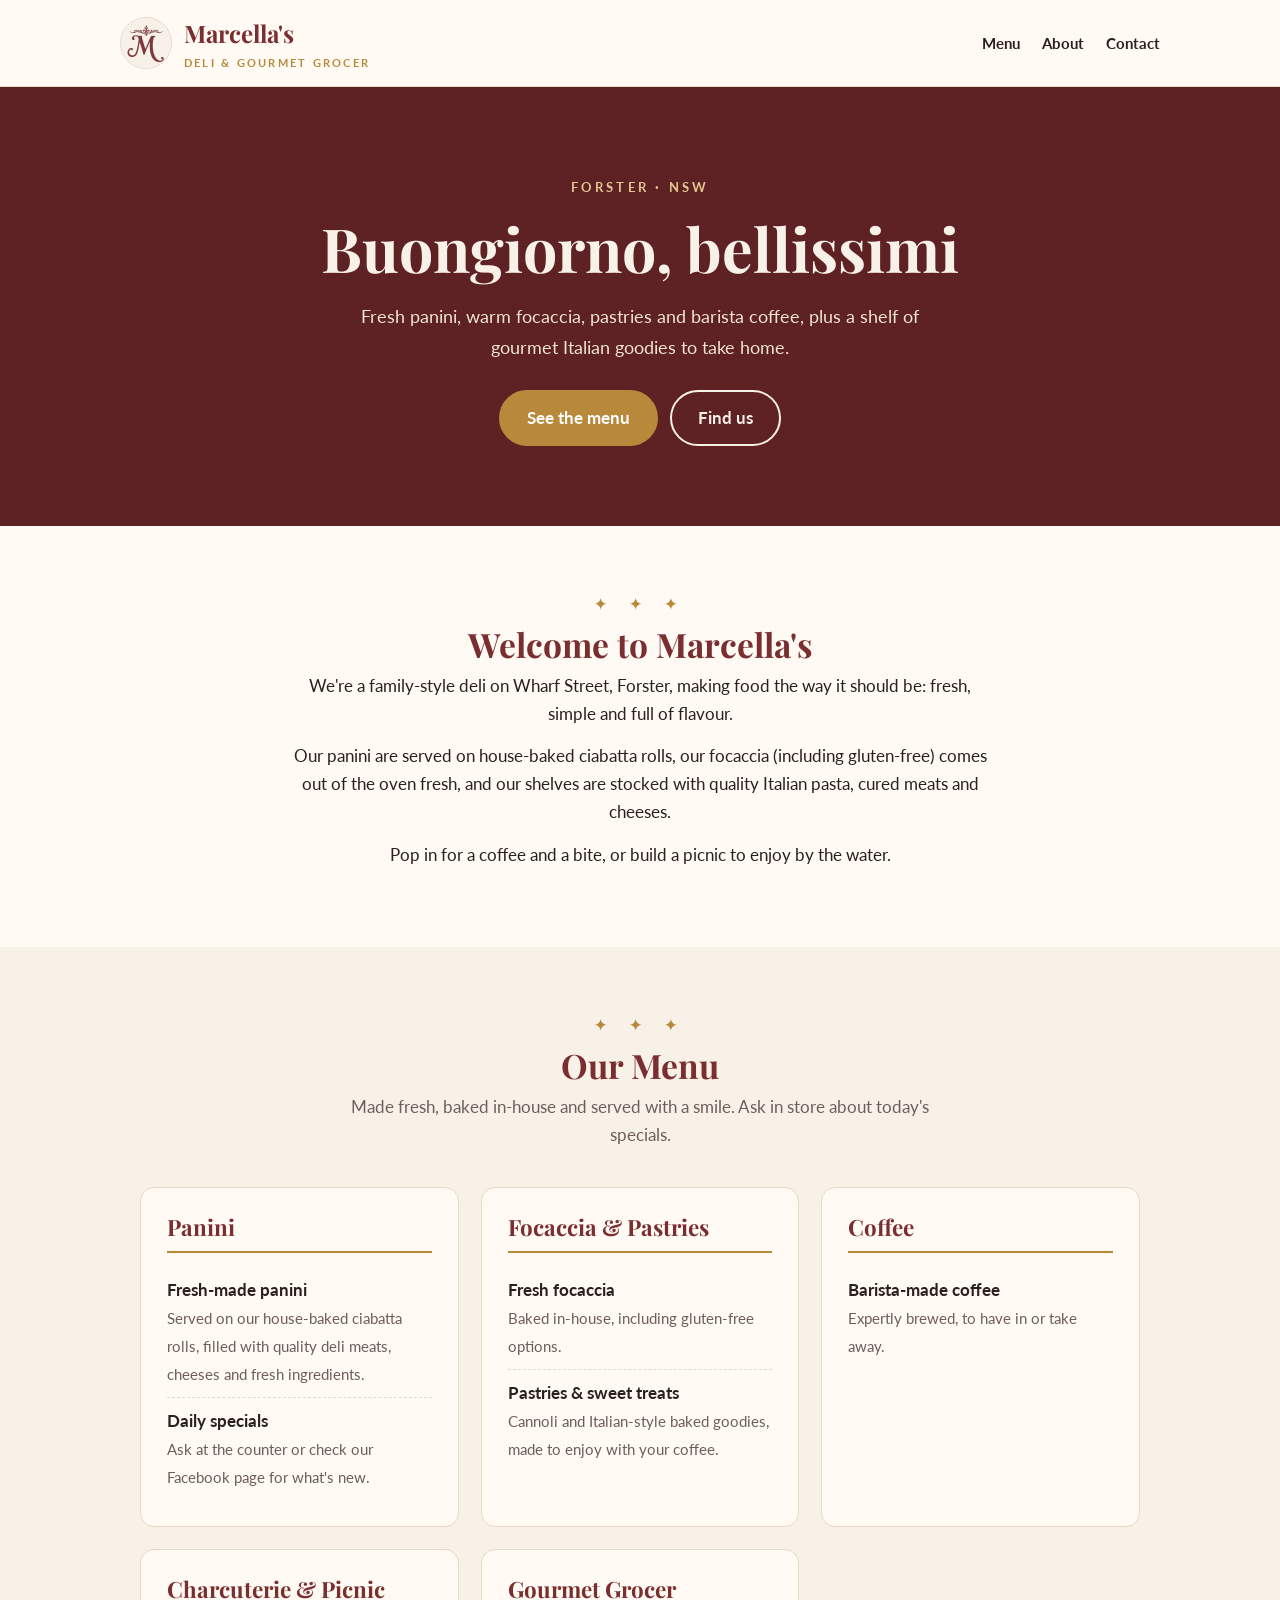
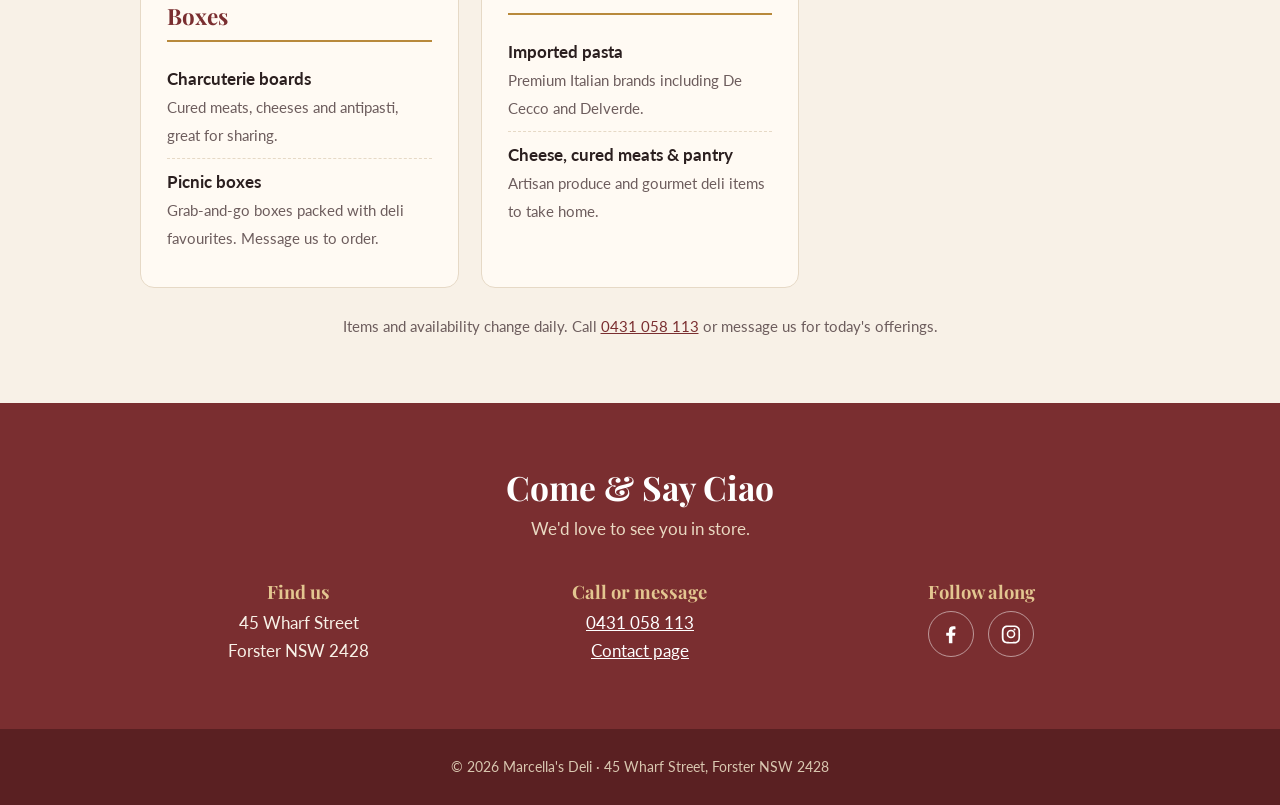
<file: index.html>
<!doctype html>
<html lang="en-AU">
<head>
<meta charset="utf-8">
<meta name="viewport" content="width=device-width,initial-scale=1">
<title>Marcella's Deli | Panini, Coffee &amp; Gourmet Grocer in Forster NSW</title>
<meta name="description" content="Marcella's Deli in Forster NSW. Fresh panini on house-baked ciabatta, focaccia, pastries, barista coffee and imported Italian gourmet groceries. Find us at 45 Wharf Street.">
<link rel="canonical" href="https://www.marcellasdeli.com.au/">
<meta property="og:title" content="Marcella's Deli | Forster NSW">
<meta property="og:description" content="Fresh panini, focaccia, pastries, coffee and gourmet groceries on Wharf Street, Forster.">
<meta property="og:type" content="restaurant">
<meta property="og:image" content="https://www.marcellasdeli.com.au/logo.jpg">
<link rel="preconnect" href="https://fonts.googleapis.com">
<link rel="preconnect" href="https://fonts.gstatic.com" crossorigin>
<link href="https://fonts.googleapis.com/css2?family=Lato:wght@400;700&family=Playfair+Display:wght@700&display=swap" rel="stylesheet">
<link rel="icon" href="logo.jpg" type="image/jpeg">
<link rel="apple-touch-icon" href="logo.jpg">
<link rel="stylesheet" href="style.css">
<script type="application/ld+json">
{
  "@context":"https://schema.org",
  "@type":"Store",
  "name":"Marcella's Deli",
  "alternateName":"Marcella's Gourmet Grocer",
  "description":"Deli and gourmet grocer serving fresh panini, focaccia, pastries and coffee in Forster NSW.",
  "telephone":"+61431058113",
  "image":"https://www.marcellasdeli.com.au/logo.jpg",
  "address":{"@type":"PostalAddress","streetAddress":"45 Wharf Street","addressLocality":"Forster","addressRegion":"NSW","postalCode":"2428","addressCountry":"AU"},
  "sameAs":["https://www.facebook.com/p/Marcellas-Deli-61558152299335/","https://www.instagram.com/marcellasgourmetgrocer/"]
}
</script>
</head>
<body>

<header>
  <div class="wrap nav">
    <a class="brand" href="index.html"><img src="logo.jpg" alt="Marcella's logo" width="52" height="52" onerror="this.style.display='none'"><span>Marcella's<small>Deli &amp; Gourmet Grocer</small></span></a>
    <nav aria-label="Main">
      <ul>
        <li><a href="#menu">Menu</a></li>
        <li><a href="#about">About</a></li>
        <li><a href="contact.html">Contact</a></li>
      </ul>
    </nav>
  </div>
</header>

<main>
<div class="hero">
  <div class="wrap">
    <p class="kicker">Forster · NSW</p>
    <h1>Buongiorno, bellissimi</h1>
    <p class="lead">Fresh panini, warm focaccia, pastries and barista coffee, plus a shelf of gourmet Italian goodies to take home.</p>
    <a class="btn" href="#menu">See the menu</a>
    <a class="btn ghost" href="contact.html">Find us</a>
  </div>
</div>

<section id="about" class="about">
  <div class="wrap">
    <span class="orn">✦ ✦ ✦</span>
    <h2>Welcome to Marcella's</h2>
    <p>We're a family-style deli on Wharf Street, Forster, making food the way it should be: fresh, simple and full of flavour.</p>
    <p>Our panini are served on house-baked ciabatta rolls, our focaccia (including gluten-free) comes out of the oven fresh, and our shelves are stocked with quality Italian pasta, cured meats and cheeses.</p>
    <p>Pop in for a coffee and a bite, or build a picnic to enjoy by the water.</p>
  </div>
</section>

<section id="menu">
  <div class="wrap">
    <span class="orn">✦ ✦ ✦</span>
    <h2>Our Menu</h2>
    <p class="sub">Made fresh, baked in-house and served with a smile. Ask in store about today's specials.</p>

    <div class="menu-grid">
      <div class="card">
        <h3>Panini</h3>
        <ul>
          <li><strong>Fresh-made panini</strong><span>Served on our house-baked ciabatta rolls, filled with quality deli meats, cheeses and fresh ingredients.</span></li>
          <li><strong>Daily specials</strong><span>Ask at the counter or check our Facebook page for what's new.</span></li>
        </ul>
      </div>
      <div class="card">
        <h3>Focaccia &amp; Pastries</h3>
        <ul>
          <li><strong>Fresh focaccia</strong><span>Baked in-house, including gluten-free options.</span></li>
          <li><strong>Pastries &amp; sweet treats</strong><span>Cannoli and Italian-style baked goodies, made to enjoy with your coffee.</span></li>
        </ul>
      </div>
      <div class="card">
        <h3>Coffee</h3>
        <ul>
          <li><strong>Barista-made coffee</strong><span>Expertly brewed, to have in or take away.</span></li>
        </ul>
      </div>
      <div class="card">
        <h3>Charcuterie &amp; Picnic Boxes</h3>
        <ul>
          <li><strong>Charcuterie boards</strong><span>Cured meats, cheeses and antipasti, great for sharing.</span></li>
          <li><strong>Picnic boxes</strong><span>Grab-and-go boxes packed with deli favourites. Message us to order.</span></li>
        </ul>
      </div>
      <div class="card">
        <h3>Gourmet Grocer</h3>
        <ul>
          <li><strong>Imported pasta</strong><span>Premium Italian brands including De Cecco and Delverde.</span></li>
          <li><strong>Cheese, cured meats &amp; pantry</strong><span>Artisan produce and gourmet deli items to take home.</span></li>
        </ul>
      </div>
    </div>
    <p class="note">Items and availability change daily. Call <a href="tel:0431058113">0431 058 113</a> or message us for today's offerings.</p>
  </div>
</section>

<section class="visit" id="visit">
  <div class="wrap">
    <h2>Come &amp; Say Ciao</h2>
    <p class="sub">We'd love to see you in store.</p>
    <div class="cols">
      <div>
        <h3>Find us</h3>
        <p>45 Wharf Street<br>Forster NSW 2428</p>
      </div>
      <div>
        <h3>Call or message</h3>
        <p><a href="tel:0431058113">0431 058 113</a><br><a href="contact.html">Contact page</a></p>
      </div>
      <div>
        <h3>Follow along</h3>
        <div class="social">
          <a href="https://www.facebook.com/p/Marcellas-Deli-61558152299335/" aria-label="Marcella's on Facebook" target="_blank" rel="noopener"><svg viewBox="0 0 24 24"><path d="M13.5 22v-8.2h2.8l.5-3.3h-3.3V8.4c0-.9.4-1.7 1.8-1.7h1.6V3.8s-1.4-.2-2.7-.2c-2.7 0-4.5 1.6-4.5 4.6v2.3H6.8v3.3h2.9V22z"/></svg></a>
          <a href="https://www.instagram.com/marcellasgourmetgrocer/" aria-label="Marcella's on Instagram" target="_blank" rel="noopener"><svg viewBox="0 0 24 24"><path d="M12 7.3A4.7 4.7 0 1 0 12 16.7 4.7 4.7 0 0 0 12 7.3zm0 7.7a3 3 0 1 1 0-6 3 3 0 0 1 0 6zm5-7.9a1.1 1.1 0 1 1-2.200 0 1.1 1.1 0 0 1 2.200 0zM21.900 8.600c-.1-1.600-.4-3-1.600-4.100S17.700 2.800 16.100 2.700C14.400 2.600 9.600 2.600 7.900 2.700 6.300 2.800 4.900 3.100 3.700 4.300S2.100 6.900 2 8.500C1.900 10.200 1.900 15 2 16.700c.1 1.600.4 3 1.600 4.100s2.600 1.500 4.200 1.600c1.700.1 6.500.1 8.200 0 1.600-.1 3-.4 4.200-1.600 1.200-1.200 1.500-2.600 1.600-4.100.1-1.700.1-6.500 0-8.200zM19.700 18.400a3.300 3.300 0 0 1-1.900 1.900c-1.300.5-4.400.4-5.800.4s-4.500.1-5.800-.4a3.300 3.300 0 0 1-1.900-1.900c-.5-1.300-.4-4.400-.4-5.800s-.1-4.500.4-5.800a3.300 3.300 0 0 1 1.900-1.900C7.500 4.400 10.600 4.500 12 4.500s4.500-.1 5.800.4a3.300 3.300 0 0 1 1.900 1.900c.5 1.300.4 4.400.4 5.800s.1 4.500-.4 5.800z"/></svg></a>
        </div>
      </div>
    </div>
  </div>
</section>
</main>

<footer>
  <div class="wrap">
    <p>© <span id="yr">2026</span> Marcella's Deli · 45 Wharf Street, Forster NSW 2428</p>
  </div>
</footer>
<script>document.getElementById('yr').textContent=new Date().getFullYear()</script>
</body>
</html>
</file>
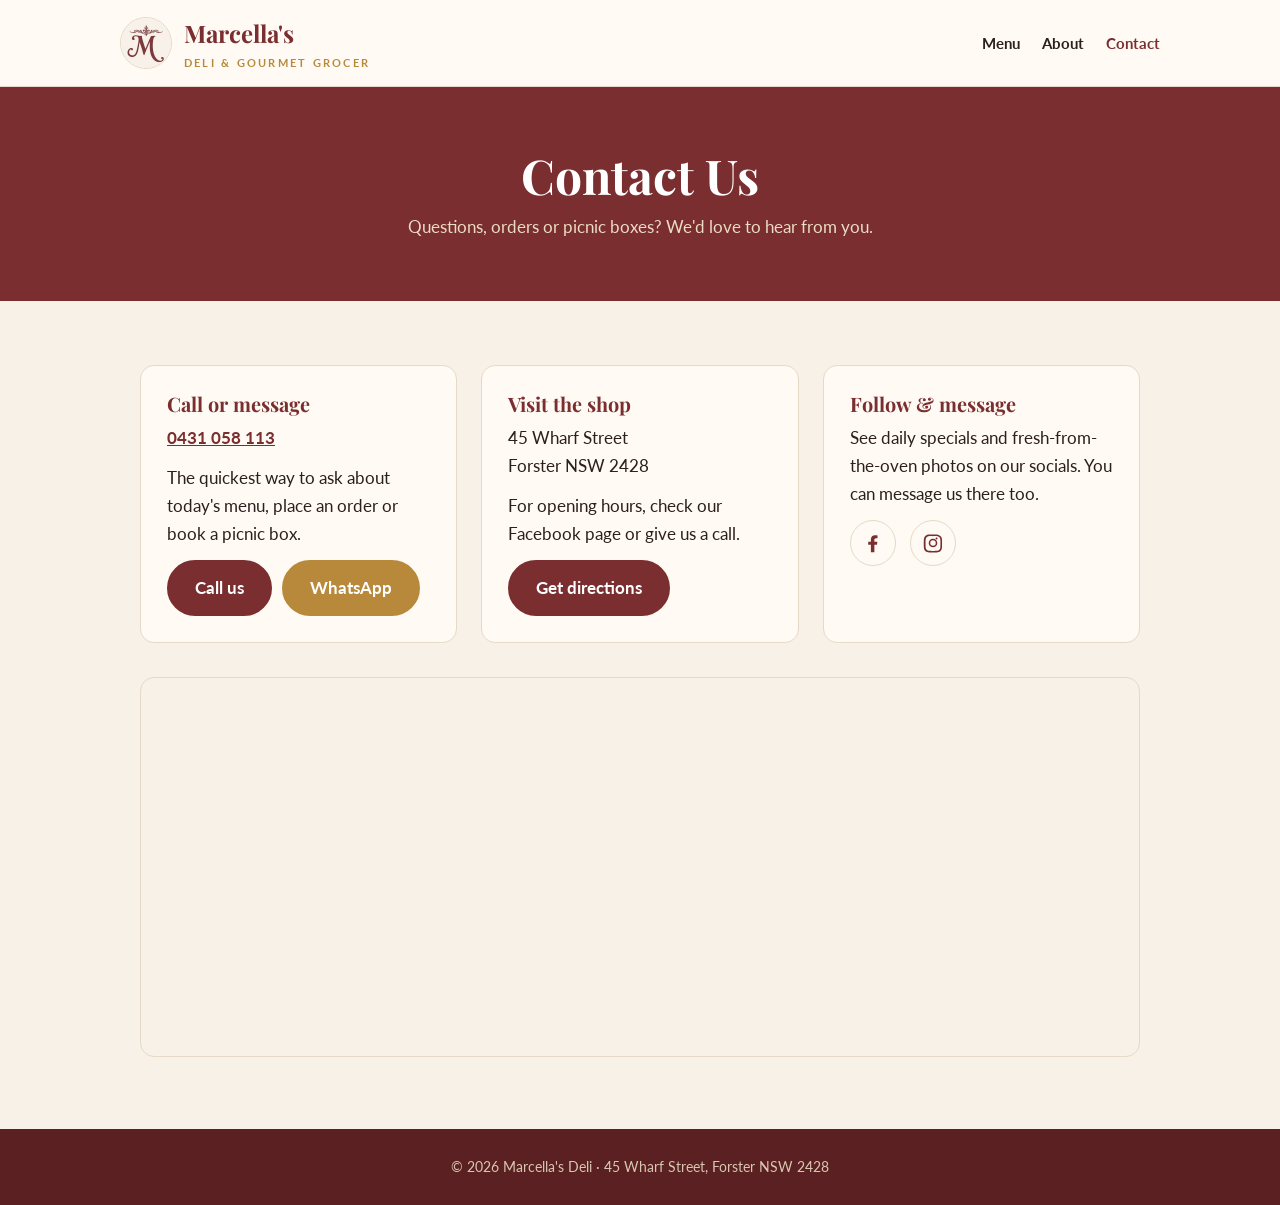
<file: contact.html>
<!doctype html>
<html lang="en-AU">
<head>
<meta charset="utf-8">
<meta name="viewport" content="width=device-width,initial-scale=1">
<title>Contact Marcella's Deli | 45 Wharf Street, Forster NSW</title>
<meta name="description" content="Contact Marcella's Deli in Forster NSW. Call 0431 058 113, message us on WhatsApp or Facebook, or visit us at 45 Wharf Street, Forster.">
<link rel="canonical" href="https://www.marcellasdeli.com.au/contact.html">
<link rel="preconnect" href="https://fonts.googleapis.com">
<link rel="preconnect" href="https://fonts.gstatic.com" crossorigin>
<link href="https://fonts.googleapis.com/css2?family=Lato:wght@400;700&family=Playfair+Display:wght@700&display=swap" rel="stylesheet">
<link rel="icon" href="logo.jpg" type="image/jpeg">
<link rel="apple-touch-icon" href="logo.jpg">
<link rel="stylesheet" href="style.css">
</head>
<body>

<header>
  <div class="wrap nav">
    <a class="brand" href="index.html"><img src="logo.jpg" alt="Marcella's logo" width="52" height="52" onerror="this.style.display='none'"><span>Marcella's<small>Deli &amp; Gourmet Grocer</small></span></a>
    <nav aria-label="Main">
      <ul>
        <li><a href="index.html#menu">Menu</a></li>
        <li><a href="index.html#about">About</a></li>
        <li><a href="contact.html" aria-current="page">Contact</a></li>
      </ul>
    </nav>
  </div>
</header>

<main>
<div class="page-head">
  <div class="wrap">
    <h1>Contact Us</h1>
    <p>Questions, orders or picnic boxes? We'd love to hear from you.</p>
  </div>
</div>

<section>
  <div class="wrap">
    <div class="contact-grid">
      <div class="contact-card">
        <h3>Call or message</h3>
        <p><strong><a href="tel:0431058113">0431 058 113</a></strong></p>
        <p>The quickest way to ask about today's menu, place an order or book a picnic box.</p>
        <div class="actions">
          <a class="btn dark" href="tel:0431058113">Call us</a>
          <a class="btn" href="https://wa.me/61431058113" target="_blank" rel="noopener">WhatsApp</a>
        </div>
      </div>
      <div class="contact-card">
        <h3>Visit the shop</h3>
        <p>45 Wharf Street<br>Forster NSW 2428</p>
        <p>For opening hours, check our Facebook page or give us a call.</p>
        <div class="actions">
          <a class="btn dark" href="https://www.google.com/maps/search/?api=1&amp;query=Marcella%27s+Deli+45+Wharf+Street+Forster+NSW+2428" target="_blank" rel="noopener">Get directions</a>
        </div>
      </div>
      <div class="contact-card">
        <h3>Follow &amp; message</h3>
        <p>See daily specials and fresh-from-the-oven photos on our socials. You can message us there too.</p>
        <div class="social" style="justify-content:flex-start">
          <a href="https://www.facebook.com/p/Marcellas-Deli-61558152299335/" aria-label="Marcella's on Facebook" target="_blank" rel="noopener"><svg viewBox="0 0 24 24"><path d="M13.5 22v-8.2h2.8l.5-3.3h-3.3V8.4c0-.9.4-1.7 1.8-1.7h1.6V3.8s-1.4-.2-2.7-.2c-2.7 0-4.5 1.6-4.5 4.6v2.3H6.8v3.3h2.9V22z"/></svg></a>
          <a href="https://www.instagram.com/marcellasgourmetgrocer/" aria-label="Marcella's on Instagram" target="_blank" rel="noopener"><svg viewBox="0 0 24 24"><path d="M12 7.3A4.7 4.7 0 1 0 12 16.7 4.7 4.7 0 0 0 12 7.3zm0 7.7a3 3 0 1 1 0-6 3 3 0 0 1 0 6zm5-7.9a1.1 1.1 0 1 1-2.200 0 1.1 1.1 0 0 1 2.200 0zM21.900 8.600c-.1-1.600-.4-3-1.600-4.100S17.700 2.800 16.100 2.700C14.400 2.600 9.600 2.600 7.900 2.700 6.300 2.800 4.900 3.100 3.700 4.300S2.100 6.900 2 8.500C1.900 10.200 1.900 15 2 16.700c.1 1.600.4 3 1.600 4.100s2.600 1.500 4.200 1.600c1.700.1 6.500.1 8.200 0 1.600-.1 3-.4 4.200-1.600 1.200-1.200 1.500-2.600 1.600-4.100.1-1.700.1-6.500 0-8.200zM19.700 18.400a3.300 3.300 0 0 1-1.900 1.900c-1.300.5-4.400.4-5.800.4s-4.500.1-5.800-.4a3.300 3.300 0 0 1-1.900-1.900c-.5-1.300-.4-4.400-.4-5.800s-.1-4.500.4-5.800a3.300 3.300 0 0 1 1.900-1.900C7.500 4.400 10.600 4.500 12 4.500s4.500-.1 5.800.4a3.300 3.300 0 0 1 1.900 1.900c.5 1.300.4 4.400.4 5.800s.1 4.500-.4 5.800z"/></svg></a>
        </div>
      </div>
    </div>

    <iframe class="map" title="Map showing Marcella's Deli, 45 Wharf Street, Forster" loading="lazy" referrerpolicy="no-referrer-when-downgrade"
      src="https://www.google.com/maps?q=45+Wharf+Street+Forster+NSW+2428&amp;output=embed"></iframe>
  </div>
</section>
</main>

<footer>
  <div class="wrap">
    <p>© <span id="yr">2026</span> Marcella's Deli · 45 Wharf Street, Forster NSW 2428</p>
  </div>
</footer>
<script>document.getElementById('yr').textContent=new Date().getFullYear()</script>
</body>
</html>
</file>
<file: style.css>
:root{
  --wine:#7a2e30; --wine-dark:#5a2022; --cream:#f8f1e7; --paper:#fffaf3;
  --gold:#b8893b; --ink:#2b1f1f; --muted:#6d5d5d; --line:#e6d9c6;
}
*{box-sizing:border-box;margin:0;padding:0}
html{scroll-behavior:smooth}
body{font-family:'Lato',system-ui,sans-serif;color:var(--ink);background:var(--cream);line-height:1.65;font-size:17px}
h1,h2,h3{font-family:'Playfair Display',Georgia,serif;font-weight:700;line-height:1.2}
a{color:var(--wine)}
.wrap{max-width:1040px;margin:0 auto;padding:0 20px}

/* header */
header{background:var(--paper);border-bottom:1px solid var(--line);position:sticky;top:0;z-index:10}
.nav{display:flex;align-items:center;justify-content:space-between;gap:16px;padding:14px 0;flex-wrap:wrap}
.brand{font-family:'Playfair Display',serif;font-size:1.5rem;color:var(--wine);text-decoration:none;font-weight:700}
.brand{display:flex;align-items:center;gap:12px}
.brand img{width:52px;height:52px;border-radius:50%;object-fit:cover;border:1px solid var(--line)}
.brand small{display:block;font-family:'Lato',sans-serif;font-size:.7rem;letter-spacing:.2em;text-transform:uppercase;color:var(--gold);font-weight:700}
nav ul{display:flex;gap:22px;list-style:none;align-items:center}
nav a{text-decoration:none;color:var(--ink);font-weight:700;font-size:.95rem}
nav a:hover,nav a[aria-current]{color:var(--wine)}

/* hero */
.hero{background:linear-gradient(rgba(90,32,34,.88),rgba(90,32,34,.88)),var(--wine);color:var(--cream);text-align:center;padding:90px 0 80px}
.hero p.kicker{letter-spacing:.25em;text-transform:uppercase;font-size:.8rem;color:#e3c690;margin-bottom:14px;font-weight:700}
.hero h1{font-size:clamp(2.2rem,6vw,3.8rem);margin-bottom:16px}
.hero p.lead{max-width:600px;margin:0 auto 28px;font-size:1.15rem;color:#f1e4d0}
.btn{display:inline-block;padding:12px 26px;border-radius:999px;background:var(--gold);color:#fff;text-decoration:none;font-weight:700;border:2px solid var(--gold);transition:.15s}
.btn:hover{background:#9c7330;border-color:#9c7330}
.btn.ghost{background:transparent;color:var(--cream);border-color:var(--cream);margin-left:8px}
.btn.ghost:hover{background:var(--cream);color:var(--wine-dark)}
.btn.dark{background:var(--wine);border-color:var(--wine)}
.btn.dark:hover{background:var(--wine-dark);border-color:var(--wine-dark)}

section{padding:64px 0}
section h2{font-size:2.1rem;color:var(--wine);text-align:center;margin-bottom:8px}
.sub{text-align:center;color:var(--muted);max-width:620px;margin:0 auto 38px}
.orn{display:block;text-align:center;color:var(--gold);letter-spacing:.5em;margin-bottom:6px}

/* about */
.about{background:var(--paper)}
.about p{max-width:700px;margin:0 auto 14px;text-align:center}

/* menu */
.menu-grid{display:grid;grid-template-columns:repeat(auto-fit,minmax(300px,1fr));gap:22px}
.card{background:var(--paper);border:1px solid var(--line);border-radius:14px;padding:26px}
.card h3{color:var(--wine);font-size:1.4rem;margin-bottom:4px;padding-bottom:10px;border-bottom:2px solid var(--gold)}
.card ul{list-style:none;margin-top:14px}
.card li{padding:9px 0;border-bottom:1px dashed var(--line)}
.card li:last-child{border:none}
.card li strong{display:block;color:var(--ink)}
.card li span{color:var(--muted);font-size:.93rem}
.note{text-align:center;color:var(--muted);font-size:.92rem;margin-top:26px}

/* visit strip */
.visit{background:var(--wine);color:var(--cream)}
.visit h2{color:#fff}
.visit .sub{color:#e9d9c2}
.cols{display:grid;grid-template-columns:repeat(auto-fit,minmax(240px,1fr));gap:24px;text-align:center}
.cols h3{font-size:1.15rem;color:#e3c690;margin-bottom:6px}
.cols a{color:#fff}

/* contact page */
.page-head{background:var(--wine);color:#fff;text-align:center;padding:60px 0}
.page-head h1{font-size:clamp(2rem,5vw,3rem)}
.page-head p{color:#ecdcc4;margin-top:8px}
.contact-grid{display:grid;grid-template-columns:repeat(auto-fit,minmax(280px,1fr));gap:24px;margin-bottom:34px}
.contact-card{background:var(--paper);border:1px solid var(--line);border-radius:14px;padding:26px}
.contact-card h3{color:var(--wine);margin-bottom:8px}
.contact-card p{margin-bottom:12px}
.actions{display:flex;flex-wrap:wrap;gap:10px}
.map{border:0;width:100%;height:380px;border-radius:14px;border:1px solid var(--line)}

/* socials + footer */
.social{display:flex;gap:14px;justify-content:center;margin-top:8px}
.social a{width:46px;height:46px;border-radius:50%;display:grid;place-items:center;background:var(--paper);color:var(--wine);border:1px solid var(--line);transition:.15s}
.social a:hover{background:var(--wine);color:#fff}
.visit .social a{background:transparent;color:#fff;border-color:rgba(255,255,255,.5)}
.visit .social a:hover{background:#fff;color:var(--wine)}
.social svg{width:22px;height:22px;fill:currentColor}
footer{background:var(--wine-dark);color:#d9c7b0;text-align:center;padding:26px 0;font-size:.9rem}
footer a{color:#e3c690}

@media(max-width:600px){
  .nav{justify-content:center}
  .hero{padding:64px 0 56px}
  .btn.ghost{margin:10px 0 0}
  section{padding:48px 0}
}
</file>
